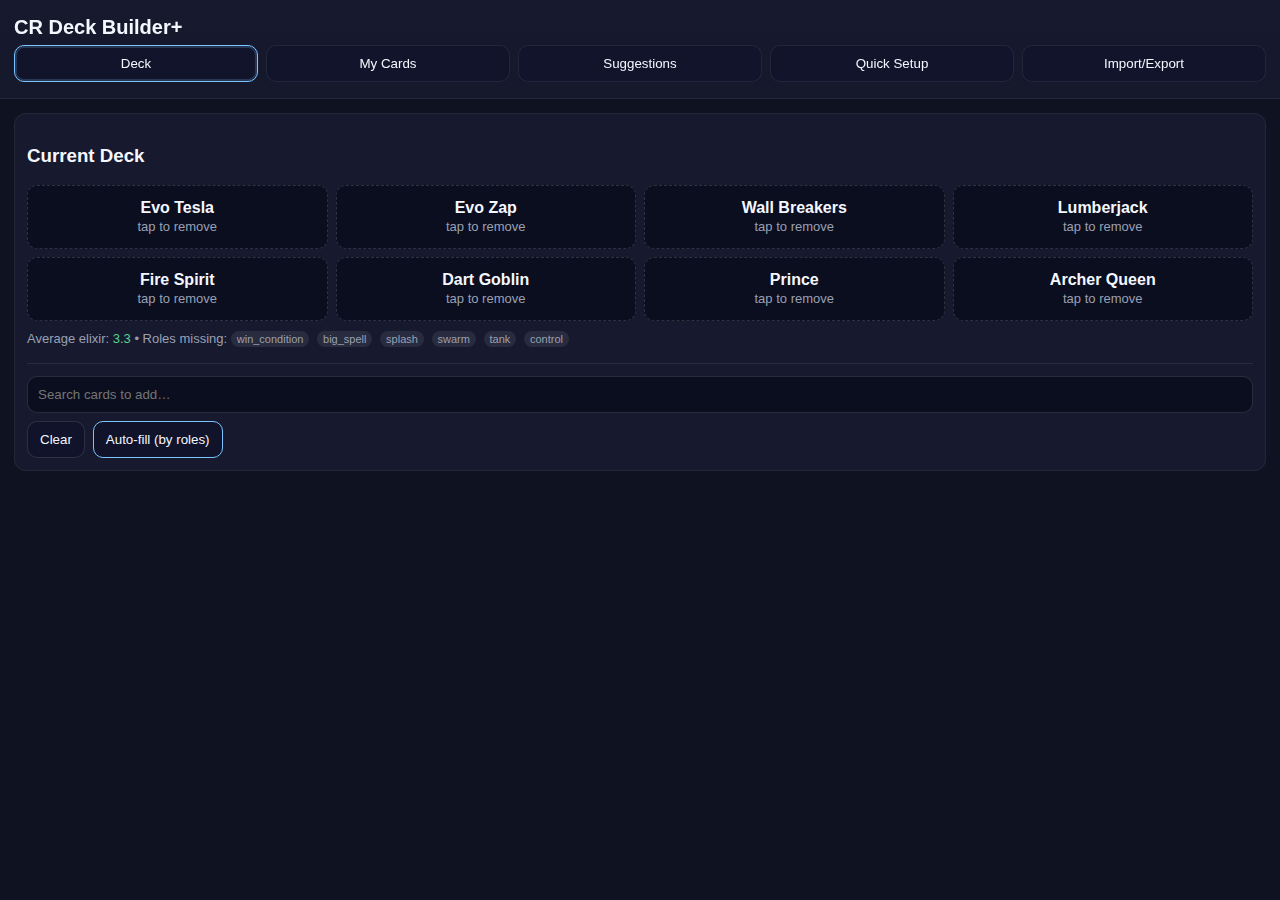
<file: index.html>
<!doctype html>
<html lang="en">
<head>
  <meta charset="utf-8">
  <meta name="viewport" content="width=device-width, initial-scale=1, user-scalable=no">
  <title>CR Deck Builder+</title>
  <link rel="manifest" href="manifest.json">
  <link rel="stylesheet" href="style.css">
  <meta name="apple-mobile-web-app-capable" content="yes">
  <meta name="apple-mobile-web-app-status-bar-style" content="black-translucent">
  <link rel="apple-touch-icon" href="icons/icon-192.png">
  <script>
    if ('serviceWorker' in navigator) {
      window.addEventListener('load', () => navigator.serviceWorker.register('sw.js'));
    }
  </script>
</head>
<body>
<header>
  <h1>CR Deck Builder+</h1>
  <nav>
    <button class="tab-btn active" data-tab="deck">Deck</button>
    <button class="tab-btn" data-tab="cards">My Cards</button>
    <button class="tab-btn" data-tab="suggest">Suggestions</button>
    <button class="tab-btn" data-tab="setup">Quick Setup</button>
    <button class="tab-btn" data-tab="import">Import/Export</button>
  </nav>
</header>

<main class="container">
  <section id="tab-deck" class="panel">
    <h3>Current Deck</h3>
    <div class="deck" id="deckSlots"></div>
    <div style="margin-top:10px" class="stat" id="deckStats"></div>
    <hr>
    <div class="controls">
      <input id="searchDeck" type="text" placeholder="Search cards to add…">
      <button class="btn" id="clearDeck">Clear</button>
      <button class="btn primary" id="autoFill">Auto-fill (by roles)</button>
    </div>
    <div class="list" id="deckSearchResults"></div>
  </section>

  <section id="tab-cards" class="panel" style="display:none">
    <div class="controls">
      <input id="searchCards" type="text" placeholder="Search my cards…">
      <button class="btn" id="addCard">Add Custom Card</button>
    </div>
    <div class="grid" id="cardsGrid"></div>
  </section>

  <section id="tab-suggest" class="panel" style="display:none">
    <div class="controls">
      <label>Target avg elixir&nbsp;
        <select id="targetElixir">
          <option>3.0</option><option>3.2</option><option selected>3.5</option>
          <option>3.8</option><option>4.0</option>
        </select>
      </label>
      <label style="margin-left:8px">Focus
        <select id="focusMode">
          <option value="balanced">Balanced</option>
          <option value="cycle">Cycle</option>
          <option value="beatdown">Beatdown</option>
          <option value="control">Control</option>
          <option value="spellbait">Spell-Bait</option>
        </select>
      </label>
      <button class="btn primary" id="runSuggest">Suggest Improvements</button>
    </div>
    <div id="suggestOutput"></div>
    <footer class="tips">
      Tips: Ensure your “My Cards” levels & ownership are accurate. Suggestions avoid unowned cards,
      prefer your higher-level options, and try to fix missing roles and awkward elixir curves.
    </footer>
  </section>

  <section id="tab-import" class="panel" style="display:none">
    <h3>Data Backup</h3>
    <div class="controls">
      <button class="btn" id="exportBtn">Export JSON</button>
      <input id="importFile" type="file" accept="application/json">
    </div>
    <p class="stat">All data is stored locally on your device (LocalStorage). Export regularly if you plan to switch devices.</p>
  </section>

  <section id="tab-setup" class="panel" style="display:none">
    <h3>Quick Setup</h3>
    <div class="controls">
      <textarea id="pasteDeck" rows="4" placeholder="Paste your 8 card names, comma-separated (e.g., Hog Rider, Fireball, Cannon, ...)" style="width:100%;padding:10px;border-radius:10px;border:1px solid rgba(255,255,255,.12);background:#0b0e1f;color:#fff"></textarea>
    </div>
    <div class="controls">
      <input id="missingCards" type="text" placeholder="Optional: Cards you DON'T own yet (comma-separated)">
    </div>
    <div class="controls">
      <button class="btn primary" id="applySetup">Apply & Save</button>
    </div>
    <p class="stat">Tip: You can also go to <strong>My Cards</strong> to fine-tune levels after applying.</p>
  </section>

</main>

<script>
(function(){
  try {
    const LS_CARDS = 'cr.cards.v1';
    const LS_DECK = 'cr.deck.v1';
    if (!localStorage.getItem(LS_CARDS)) {
      localStorage.setItem(LS_CARDS, `[{"name": "Archer Queen", "elixir": 5, "roles": ["wincon_support", "air_dps", "invisible"], "rarity": "Champion", "isChampion": true, "owned": true, "level": 12}, {"name": "Skeleton King", "elixir": 4, "roles": ["swarm", "splash", "wincon_support"], "rarity": "Champion", "isChampion": true, "owned": false, "level": 9}, {"name": "Golden Knight", "elixir": 4, "roles": ["dash", "tank_killer"], "rarity": "Champion", "isChampion": true, "owned": false, "level": 9}, {"name": "Monk", "elixir": 4, "roles": ["tank", "deflect"], "rarity": "Champion", "isChampion": true, "owned": false, "level": 11}, {"name": "Mighty Miner", "elixir": 4, "roles": ["tank", "single_target", "drill_escape"], "rarity": "Champion", "isChampion": true, "owned": false, "level": 9}, {"name": "Barbarian Barrel", "elixir": 2, "roles": ["small_spell", "ground_swarm_clear"], "rarity": "Epic", "isChampion": false, "owned": false, "level": 9}, {"name": "Log", "elixir": 2, "roles": ["small_spell", "ground_swarm_clear"], "rarity": "Legendary", "isChampion": false, "owned": false, "level": 9}, {"name": "Zap", "elixir": 2, "roles": ["small_spell", "reset"], "rarity": "Common", "isChampion": false, "owned": false, "level": 11}, {"name": "Snowball", "elixir": 2, "roles": ["small_spell", "knockback"], "rarity": "Common", "isChampion": false, "owned": false, "level": 11}, {"name": "Arrows", "elixir": 3, "roles": ["small_spell", "air_swarm_clear"], "rarity": "Common", "isChampion": false, "owned": false, "level": 11}, {"name": "Poison", "elixir": 4, "roles": ["big_spell", "area_control", "building_chip"], "rarity": "Epic", "isChampion": false, "owned": false, "level": 9}, {"name": "Fireball", "elixir": 4, "roles": ["big_spell", "burst"], "rarity": "Rare", "isChampion": false, "owned": false, "level": 11}, {"name": "Lightning", "elixir": 6, "roles": ["big_spell", "reset", "building_burst"], "rarity": "Epic", "isChampion": false, "owned": false, "level": 9}, {"name": "Rocket", "elixir": 6, "roles": ["big_spell", "burst"], "rarity": "Rare", "isChampion": false, "owned": false, "level": 11}, {"name": "Earthquake", "elixir": 3, "roles": ["building_control", "chip"], "rarity": "Rare", "isChampion": false, "owned": false, "level": 11}, {"name": "Tornado", "elixir": 3, "roles": ["control", "king_activation", "grouping"], "rarity": "Epic", "isChampion": false, "owned": false, "level": 9}, {"name": "Cannon", "elixir": 3, "roles": ["building", "ground_tank_control"], "rarity": "Common", "isChampion": false, "owned": false, "level": 11}, {"name": "Tesla", "elixir": 4, "roles": ["building", "air_ground_defense"], "rarity": "Rare", "isChampion": false, "owned": false, "level": 11}, {"name": "Bomb Tower", "elixir": 4, "roles": ["building", "splash_defense"], "rarity": "Rare", "isChampion": false, "owned": false, "level": 11}, {"name": "Inferno Tower", "elixir": 5, "roles": ["building", "tank_melter"], "rarity": "Rare", "isChampion": false, "owned": false, "level": 11}, {"name": "Goblin Cage", "elixir": 4, "roles": ["building", "kite", "mini_tank"], "rarity": "Rare", "isChampion": false, "owned": false, "level": 11}, {"name": "Phoenix", "elixir": 4, "roles": ["air_dps", "revive"], "rarity": "Legendary", "isChampion": false, "owned": false, "level": 9}, {"name": "Baby Dragon", "elixir": 4, "roles": ["splash_air", "support"], "rarity": "Epic", "isChampion": false, "owned": false, "level": 9}, {"name": "Electro Wizard", "elixir": 4, "roles": ["reset", "air_ground_support"], "rarity": "Legendary", "isChampion": false, "owned": false, "level": 9}, {"name": "Musketeer", "elixir": 4, "roles": ["air_dps", "support"], "rarity": "Rare", "isChampion": false, "owned": false, "level": 11}, {"name": "Archers", "elixir": 3, "roles": ["air_dps", "cycle_support"], "rarity": "Common", "isChampion": false, "owned": false, "level": 11}, {"name": "Minions", "elixir": 3, "roles": ["air_dps"], "rarity": "Common", "isChampion": false, "owned": false, "level": 11}, {"name": "Bats", "elixir": 2, "roles": ["air_dps", "cycle_support"], "rarity": "Common", "isChampion": false, "owned": false, "level": 11}, {"name": "Skeletons", "elixir": 1, "roles": ["cycle", "kite"], "rarity": "Common", "isChampion": false, "owned": false, "level": 11}, {"name": "Ice Spirit", "elixir": 1, "roles": ["cycle", "reset", "freeze"], "rarity": "Common", "isChampion": false, "owned": false, "level": 11}, {"name": "Fire Spirit", "elixir": 1, "roles": ["cycle", "burst"], "rarity": "Common", "isChampion": false, "owned": true, "level": 12}, {"name": "Electro Spirit", "elixir": 1, "roles": ["cycle", "reset", "chain"], "rarity": "Common", "isChampion": false, "owned": false, "level": 11}, {"name": "Goblin Gang", "elixir": 3, "roles": ["swarm", "punish"], "rarity": "Common", "isChampion": false, "owned": false, "level": 11}, {"name": "Guards", "elixir": 3, "roles": ["swarm", "shields"], "rarity": "Epic", "isChampion": false, "owned": false, "level": 9}, {"name": "Skeleton Army", "elixir": 3, "roles": ["swarm", "tank_melt"], "rarity": "Epic", "isChampion": false, "owned": false, "level": 9}, {"name": "Royal Delivery", "elixir": 3, "roles": ["defense", "splash"], "rarity": "Common", "isChampion": false, "owned": false, "level": 11}, {"name": "Goblin Drill", "elixir": 4, "roles": ["win_condition", "chip", "ground_pressure"], "rarity": "Epic", "isChampion": false, "owned": false, "level": 9}, {"name": "Hog Rider", "elixir": 4, "roles": ["win_condition", "cycle"], "rarity": "Rare", "isChampion": false, "owned": false, "level": 11}, {"name": "Royal Giant", "elixir": 6, "roles": ["win_condition", "tank_ranged"], "rarity": "Common", "isChampion": false, "owned": false, "level": 11}, {"name": "Giant", "elixir": 5, "roles": ["tank", "win_condition"], "rarity": "Rare", "isChampion": false, "owned": false, "level": 11}, {"name": "Golem", "elixir": 8, "roles": ["heavy_tank", "win_condition"], "rarity": "Epic", "isChampion": false, "owned": false, "level": 9}, {"name": "P.E.K.K.A", "elixir": 7, "roles": ["tank_killer", "wincon_support"], "rarity": "Epic", "isChampion": false, "owned": false, "level": 9}, {"name": "Mega Knight", "elixir": 7, "roles": ["splash_tank", "counterpush"], "rarity": "Legendary", "isChampion": false, "owned": false, "level": 9}, {"name": "Balloon", "elixir": 5, "roles": ["win_condition", "air_tank"], "rarity": "Epic", "isChampion": false, "owned": false, "level": 9}, {"name": "X-Bow", "elixir": 6, "roles": ["win_condition", "siege"], "rarity": "Epic", "isChampion": false, "owned": false, "level": 9}, {"name": "Mortar", "elixir": 4, "roles": ["win_condition", "siege", "defense"], "rarity": "Common", "isChampion": false, "owned": false, "level": 11}, {"name": "Graveyard", "elixir": 5, "roles": ["win_condition", "spell"], "rarity": "Legendary", "isChampion": false, "owned": false, "level": 9}, {"name": "Royal Hogs", "elixir": 5, "roles": ["win_condition", "split_pressure"], "rarity": "Rare", "isChampion": false, "owned": false, "level": 11}, {"name": "Battle Ram", "elixir": 4, "roles": ["win_condition", "bridge_spam"], "rarity": "Rare", "isChampion": false, "owned": false, "level": 11}, {"name": "Ram Rider", "elixir": 5, "roles": ["win_condition", "snare"], "rarity": "Legendary", "isChampion": false, "owned": false, "level": 9}, {"name": "Electro Giant", "elixir": 8, "roles": ["heavy_tank", "win_condition", "zap_aura"], "rarity": "Epic", "isChampion": false, "owned": false, "level": 9}, {"name": "Giant Skeleton", "elixir": 6, "roles": ["tank", "splash_bomb"], "rarity": "Epic", "isChampion": false, "owned": false, "level": 9}, {"name": "Goblin Giant", "elixir": 6, "roles": ["tank", "carrier"], "rarity": "Epic", "isChampion": false, "owned": false, "level": 9}, {"name": "Lava Hound", "elixir": 7, "roles": ["air_tank", "win_condition"], "rarity": "Legendary", "isChampion": false, "owned": false, "level": 9}, {"name": "Miner", "elixir": 3, "roles": ["mini_wincon", "chip", "backline_kill"], "rarity": "Legendary", "isChampion": false, "owned": false, "level": 9}, {"name": "Wall Breakers", "elixir": 2, "roles": ["mini_wincon", "cycle"], "rarity": "Epic", "isChampion": false, "owned": true, "level": 13}, {"name": "Royal Ghost", "elixir": 3, "roles": ["invisible", "melee_support"], "rarity": "Legendary", "isChampion": false, "owned": false, "level": 9}, {"name": "Bandit", "elixir": 3, "roles": ["dash", "bridge_spam"], "rarity": "Legendary", "isChampion": false, "owned": false, "level": 9}, {"name": "Dark Prince", "elixir": 4, "roles": ["splash_charge", "mini_tank"], "rarity": "Epic", "isChampion": false, "owned": false, "level": 9}, {"name": "Prince", "elixir": 5, "roles": ["charge", "tank_killer"], "rarity": "Epic", "isChampion": false, "owned": true, "level": 13}, {"name": "Valkyrie", "elixir": 4, "roles": ["splash_ground", "mini_tank"], "rarity": "Rare", "isChampion": false, "owned": false, "level": 11}, {"name": "Knight", "elixir": 3, "roles": ["mini_tank", "cycle"], "rarity": "Common", "isChampion": false, "owned": false, "level": 11}, {"name": "Ice Golem", "elixir": 2, "roles": ["kite", "mini_tank", "cycle"], "rarity": "Rare", "isChampion": false, "owned": false, "level": 11}, {"name": "Mega Minion", "elixir": 3, "roles": ["air_dps", "support"], "rarity": "Rare", "isChampion": false, "owned": false, "level": 11}, {"name": "Minion Horde", "elixir": 5, "roles": ["air_swarm", "dps"], "rarity": "Common", "isChampion": false, "owned": false, "level": 11}, {"name": "Fisherman", "elixir": 3, "roles": ["pull", "control"], "rarity": "Legendary", "isChampion": false, "owned": false, "level": 9}, {"name": "Hunter", "elixir": 4, "roles": ["burst_close", "air_ground"], "rarity": "Epic", "isChampion": false, "owned": false, "level": 9}, {"name": "Zappies", "elixir": 4, "roles": ["stun_control", "ranged"], "rarity": "Rare", "isChampion": false, "owned": false, "level": 11}, {"name": "Flying Machine", "elixir": 4, "roles": ["air_dps", "bridge_spam_support"], "rarity": "Rare", "isChampion": false, "owned": false, "level": 11}, {"name": "Mother Witch", "elixir": 4, "roles": ["counter_swarm", "support"], "rarity": "Legendary", "isChampion": false, "owned": false, "level": 9}, {"name": "Witch", "elixir": 5, "roles": ["swarm_spawn", "splash"], "rarity": "Epic", "isChampion": false, "owned": false, "level": 9}, {"name": "Wizard", "elixir": 5, "roles": ["splash", "air_ground"], "rarity": "Rare", "isChampion": false, "owned": false, "level": 11}, {"name": "Ice Wizard", "elixir": 3, "roles": ["slow", "control"], "rarity": "Legendary", "isChampion": false, "owned": false, "level": 9}, {"name": "Magic Archer", "elixir": 4, "roles": ["pierce", "geometry", "support"], "rarity": "Legendary", "isChampion": false, "owned": false, "level": 9}, {"name": "Dart Goblin", "elixir": 3, "roles": ["long_range", "chip"], "rarity": "Common", "isChampion": false, "owned": true, "level": 13}, {"name": "Goblin Barrel", "elixir": 3, "roles": ["mini_wincon", "spell_bait"], "rarity": "Epic", "isChampion": false, "owned": false, "level": 9}, {"name": "Princess", "elixir": 3, "roles": ["long_range", "spell_bait"], "rarity": "Legendary", "isChampion": false, "owned": false, "level": 9}, {"name": "Skeleton Dragons", "elixir": 4, "roles": ["air_splash"], "rarity": "Common", "isChampion": false, "owned": false, "level": 11}, {"name": "Electro Dragon", "elixir": 5, "roles": ["air_support", "reset_chain"], "rarity": "Epic", "isChampion": false, "owned": false, "level": 9}, {"name": "Evo Tesla", "elixir": 4, "roles": ["building", "air_ground_defense", "cycle"], "rarity": "Rare", "isChampion": false, "owned": true, "level": 15}, {"name": "Evo Zap", "elixir": 2, "roles": ["small_spell", "reset", "chain"], "rarity": "Common", "isChampion": false, "owned": true, "level": 12}, {"name": "Lumberjack", "elixir": 4, "roles": ["burst", "rage_support", "mini_tank"], "rarity": "Legendary", "isChampion": false, "owned": true, "level": 12}, {"name": "Little Prince", "elixir": 3, "roles": ["ranged", "mini_wincon", "support"], "rarity": "Champion", "isChampion": true, "owned": false, "level": 11}, {"name": "Boss Bandit", "elixir": 4, "roles": ["dash", "bridge_spam", "mini_tank"], "rarity": "Champion", "isChampion": true, "owned": false, "level": 11}]`);
    } else {
      // merge owned levels for your specific deck cards so they're correct even if existing
      const existing = JSON.parse(localStorage.getItem(LS_CARDS));
      const updateMap = [{}];
    }
    if (!localStorage.getItem(LS_DECK)) {
      localStorage.setItem(LS_DECK, `["Evo Tesla", "Evo Zap", "Wall Breakers", "Lumberjack", "Fire Spirit", "Dart Goblin", "Prince", "Archer Queen"]`);
    }
  } catch(e){ console.warn('bootstrap failed', e); }
})();
</script>


<script>
// Roland v3.3 preferences
try {
  const PREF_KEY = 'cr.prefs.v1';
  const prefs = { lanePredictor: 'B2', aqCue: 'C1' };
  localStorage.setItem(PREF_KEY, JSON.stringify(prefs));
} catch (e) {}
</script>

<script src="script.js"></script>
</body>
</html>
</file>
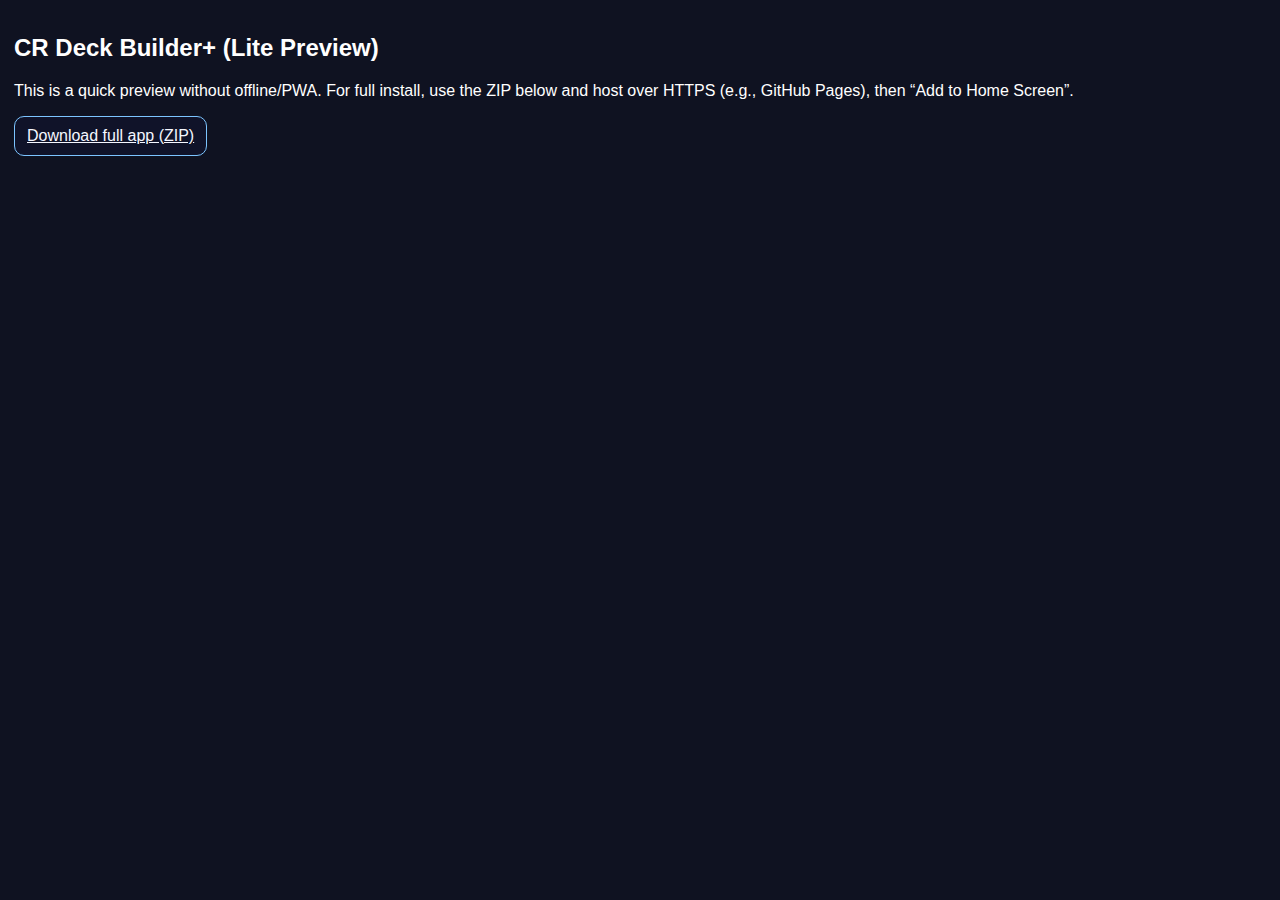
<file: preview.html>
<!doctype html><meta charset="utf-8"><meta name="viewport" content="width=device-width, initial-scale=1">
<title>CR Deck Builder+ (Lite)</title>
<link rel="stylesheet" href="style.css">
<body style="padding:14px;color:#fff;background:#0f1221">
<h2>CR Deck Builder+ (Lite Preview)</h2>
<p>This is a quick preview without offline/PWA. For full install, use the ZIP below and host over HTTPS (e.g., GitHub Pages), then “Add to Home Screen”.</p>
<a href="cr_deck_app_v1.zip" download class="btn" style="display:inline-block;padding:10px 12px;border:1px solid #7cc4ff;border-radius:10px">Download full app (ZIP)</a>
</body>
</file>
<file: style.css>
:root {
  --bg: #0f1221;
  --panel: #171a2e;
  --text: #f5f7ff;
  --muted: #9aa0b3;
  --accent: #7cc4ff;
  --good: #59d090;
  --warn: #ffcf5a;
  --bad: #ff7a7a;
}
*{box-sizing:border-box}
body{margin:0;font-family:-apple-system,BlinkMacSystemFont,"Segoe UI",Roboto,Helvetica,Arial,sans-serif;background:var(--bg);color:var(--text)}
header{position:sticky;top:0;z-index:5;background:linear-gradient(180deg,rgba(23,26,46,.95),rgba(23,26,46,.85));backdrop-filter:blur(6px);padding:16px 14px;border-bottom:1px solid rgba(255,255,255,.06)}
h1{font-size:20px;margin:0 0 6px}
nav{display:flex;gap:8px}
nav button{flex:1;padding:10px;border:1px solid rgba(255,255,255,.08);background:#11142a;color:var(--text);border-radius:10px}
nav button.active{border-color:var(--accent);box-shadow:0 0 0 2px rgba(124,196,255,.2) inset}
.container{padding:14px}
.panel{background:var(--panel);border:1px solid rgba(255,255,255,.06);border-radius:12px;padding:12px;margin-bottom:14px}
.grid{display:grid;grid-template-columns:repeat(2,1fr);gap:10px}
.card{background:#0d1023;border:1px solid rgba(255,255,255,.06);padding:10px;border-radius:10px}
.card header{font-weight:600;margin-bottom:6px}
.badge{display:inline-block;font-size:11px;padding:2px 6px;border-radius:999px;background:rgba(255,255,255,.08);margin-right:4px;margin-bottom:4px}
.controls{display:flex;gap:8px;align-items:center;margin-top:8px;flex-wrap:wrap}
.controls input[type="number"]{width:64px;padding:6px;border-radius:8px;border:1px solid rgba(255,255,255,.12);background:#0b0e1f;color:var(--text)}
.controls input[type="checkbox"]{transform:scale(1.2)}
.btn{padding:10px 12px;border-radius:10px;border:1px solid rgba(255,255,255,.12);background:#101329;color:var(--text)}
.btn.primary{border-color:var(--accent)}
.deck{display:grid;grid-template-columns:repeat(4,1fr);gap:8px}
.deck .slot{background:#0b0e1f;border:1px dashed rgba(255,255,255,.15);min-height:64px;border-radius:10px;display:flex;align-items:center;justify-content:center;padding:6px;text-align:center}
.list{display:grid;grid-template-columns:1fr;gap:8px}
input[type="text"],select{width:100%;padding:10px;border-radius:10px;border:1px solid rgba(255,255,255,.12);background:#0b0e1f;color:var(--text)}
hr{border:none;height:1px;background:rgba(255,255,255,.08);margin:12px 0}
footer.tips{color:var(--muted);font-size:12px;line-height:1.5}
.role-chip{font-size:11px;background:rgba(124,196,255,.15);border:1px solid rgba(124,196,255,.35);padding:2px 6px;border-radius:999px;margin-right:4px}
.stat{font-size:13px;color:var(--muted)}
.stat.good{color:var(--good)}.stat.warn{color:var(--warn)}.stat.bad{color:var(--bad)}
</file>
